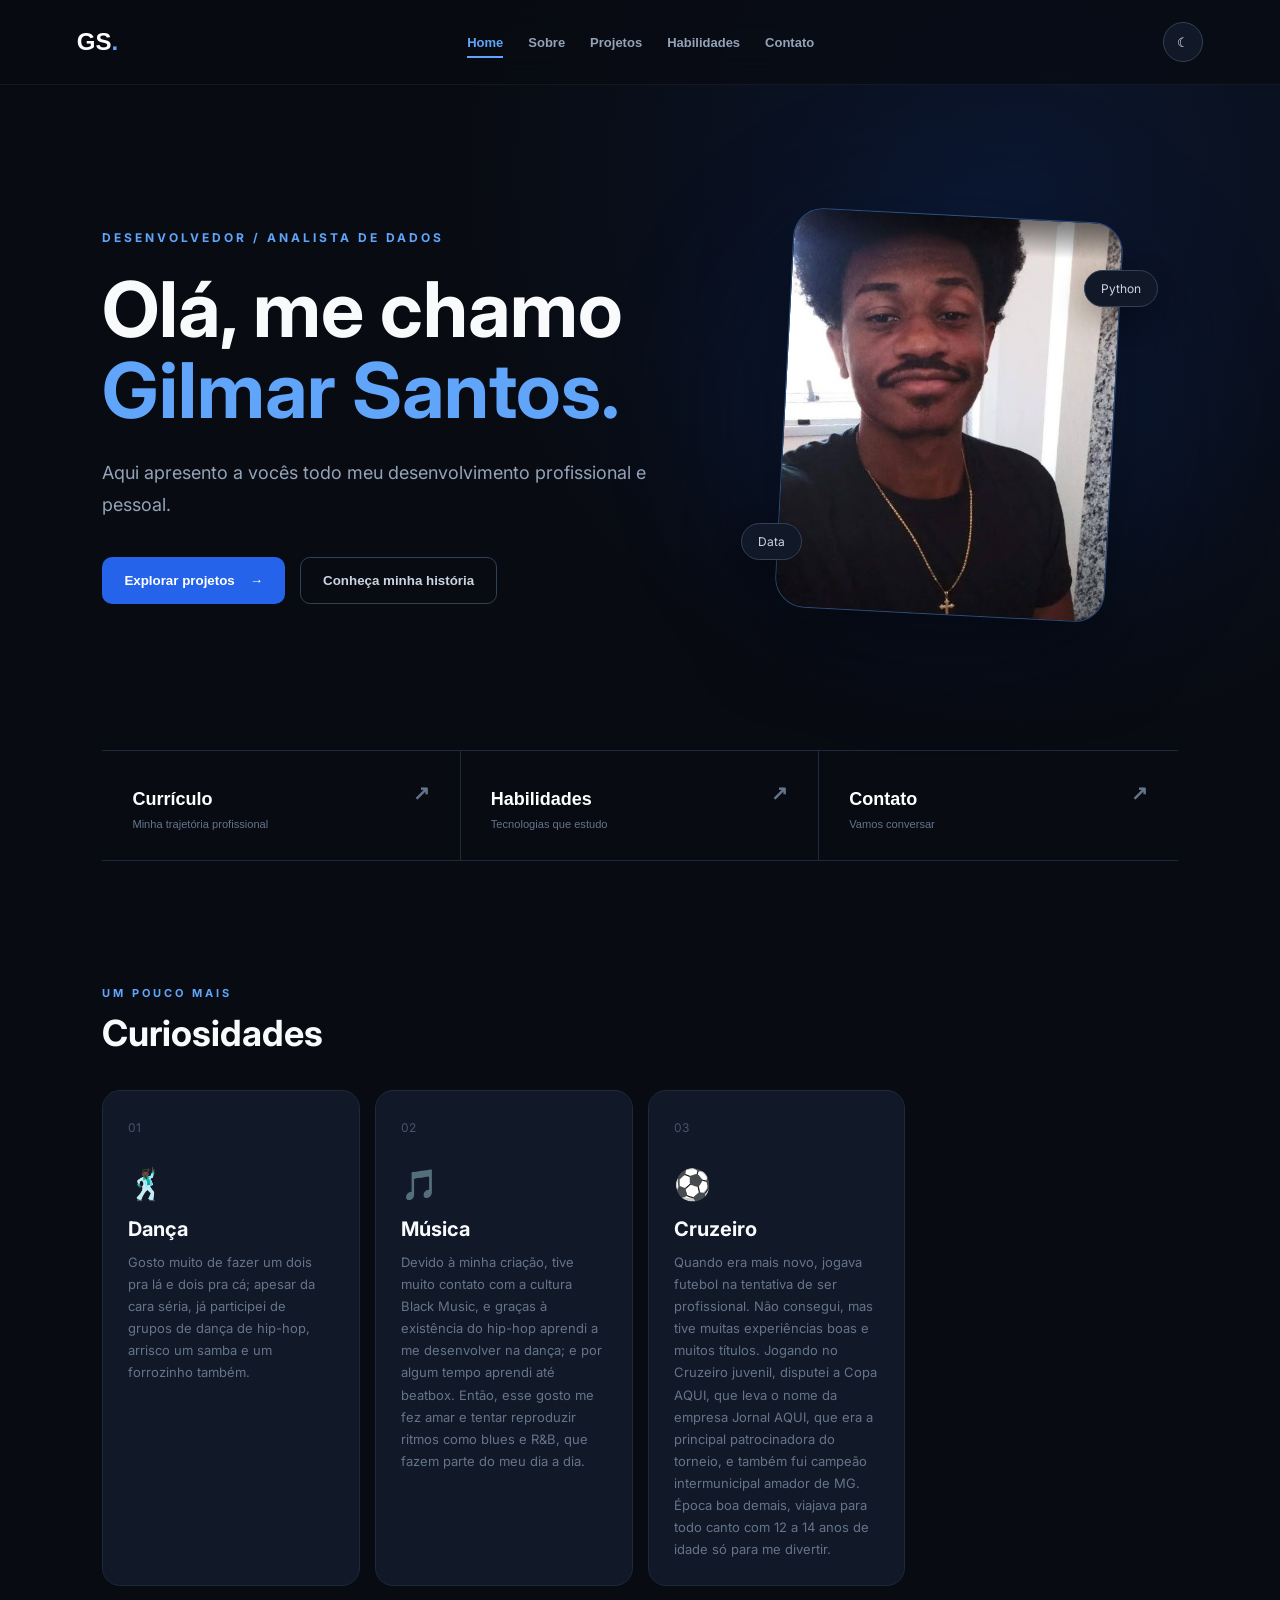
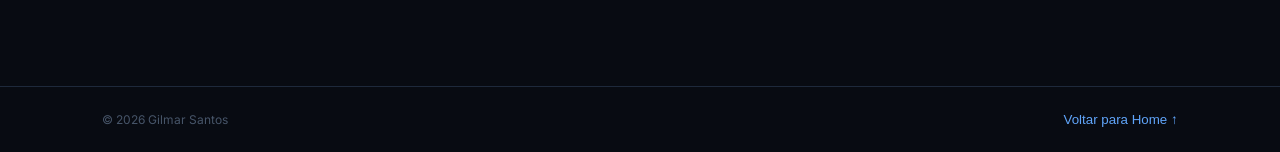
<file: index.html>
<!DOCTYPE html>
<html lang="pt-BR">

<head>
    <meta charset="UTF-8">
    <meta name="viewport" content="width=device-width, initial-scale=1.0">

    <title>Gilmar Santos | Desenvolvedor / Analista de Dados</title>

    <link rel="stylesheet" href="style.css">
</head>

<body>

    <header class="header">

        <button class="logo" data-screen="home">
            GS<span>.</span>
        </button>

        <nav class="nav">

            <button data-screen="home">Home</button>
            <button data-screen="sobre">Sobre</button>
            <button data-screen="projetos">Projetos</button>
            <button data-screen="habilidades">Habilidades</button>
            <button data-screen="contato">Contato</button>

        </nav>

        <button id="btnTema" class="btn-tema" aria-label="Alterar tema">
            ☾
        </button>

    </header>


    <!-- ================= APP ================= -->

    <main class="app">


        <!-- ================= HOME ================= -->

        <section id="home" class="screen active">

            <div class="home-content">

                <div class="home-text">

                    <span class="eyebrow">
                        DESENVOLVEDOR / ANALISTA DE DADOS
                    </span>

                    <h1>
                        Olá, me chamo
                        <strong>Gilmar Santos.</strong>
                    </h1>

                    <p class="home-description">
                        Aqui apresento a vocês todo meu desenvolvimento profissional e pessoal.
                    </p>


                    <div class="home-buttons">

                        <button class="primary-btn" data-screen="projetos">
                            Explorar projetos
                            <span>→</span>
                        </button>

                        <button class="secondary-btn" data-screen="sobre">
                            Conheça minha história
                        </button>

                    </div>

                </div>


                <div class="home-image">

                    <div class="image-glow"></div>

                    <div class="image-frame">

                    <img
                         src="public/gjjuniorphoto.jpeg" 
                         alt="Foto de Gilmar Santos">

                    </div>

                    <span class="floating-tag tag-python">
                        Python
                    </span>

                    <span class="floating-tag tag-data">
                        Data
                    </span>

                </div>

            </div>


            <!-- CURTOS CAMINHOS -->

            <div class="home-navigation">

                <button data-screen="curriculo">
                    <span></span>
                    <strong>Currículo</strong>
                    <small>Minha trajetória profissional</small>
                    <b>↗</b>
                </button>

                <button data-screen="habilidades">
                    <span></span>
                    <strong>Habilidades</strong>
                    <small>Tecnologias que estudo</small>
                    <b>↗</b>
                </button>

                <button data-screen="contato">
                    <span></span>
                    <strong>Contato</strong>
                    <small>Vamos conversar</small>
                    <b>↗</b>
                </button>

            </div>


            <!-- CURIOSIDADES -->

            <div class="curiosidades">

                <div class="section-title">

                    <span>UM POUCO MAIS</span>

                    <h2>
                        Curiosidades
                    </h2>

                </div>


                <div class="curiosidades-grid">

                    <article class="curiosity-card">

                        <span class="curiosity-number">
                            01
                        </span>

                        <span class="curiosity-icon">
                            🕺🏿
                        </span>

                        <h3>
                            Dança
                        </h3>

                        <p>
                        Gosto muito de fazer um dois pra lá e dois pra cá;
                        apesar da cara séria, já participei de grupos de dança de hip-hop,
                        arrisco um samba e um forrozinho também.</p>

                    </article>


                    <article class="curiosity-card">

                        <span class="curiosity-number">
                            02
                        </span>

                        <span class="curiosity-icon">
                            🎵
                        </span>

                        <h3>
                            Música
                        </h3>

                        <p>
                        Devido à minha criação,
                        tive muito contato com a cultura Black Music,
                        e graças à existência do hip-hop aprendi a me desenvolver na dança;
                        e por algum tempo aprendi até beatbox.
                        Então, esse gosto me fez amar e tentar reproduzir ritmos como blues e R&amp;B,
                        que fazem parte do meu dia a dia.
                        </p>

                    </article>


                    <article class="curiosity-card">

                        <span class="curiosity-number">
                            03
                        </span>

                        <span class="curiosity-icon">
                            ⚽
                        </span>

                        <h3>
                            Cruzeiro
                        </h3>

                        <p>
                        Quando era mais novo, jogava futebol na tentativa de ser profissional.
                        Não consegui, mas tive muitas experiências boas e muitos títulos.
                        Jogando no Cruzeiro juvenil, disputei a Copa AQUI, que leva o nome da empresa Jornal AQUI,
                        que era a principal patrocinadora do torneio, e também fui campeão intermunicipal amador de MG.
                        Época boa demais, viajava para todo canto com 12 a 14 anos de idade só para me divertir.
                        </p>

                    </article>


                </div>

            </div>

        </section>



        <section id="sobre" class="screen">

            <div class="screen-header">

                <span> / SOBRE</span>

                <h1>
                    Minha história
                </h1>

                <p>
                    Um pouco sobre mim.
                </p>

            </div>


            <div class="sobre-content">

                <div class="sobre-text">

                    <p>
                        Hoje tenho 30 anos, sou solteiro e moro em Belo Horizonte - MG.
                        Tenho uma filha de 8 anos, que mora comigo desde os 3 anos de idade.
                        Ela é uma figura muito hiperativa: gosta de dançar, está na aula de ginástica e tem vontade de praticar todo tipo de esporte.
                    </p>

                    <p>
                        Acredito que tenho uma certa influência sobre ela — ela sempre me viu praticando algo,
                        seja musculação, futebol ou dança, e fico feliz que ela tenha essa visão sobre mim.
                        Se tem um padrão que consigo ver na minha vida, é esse: gosto de estar em movimento e em evolução constante,
                        seja no corpo, seja na carreira.
                    </p>

                    <p>
                        Sou uma pessoa bem calma e, no dia a dia, estou em casa.
                        Como estou nessa fase de transição de carreira, tenho estudado bastante — mas também separo um tempo pra assistir a um filme ou jogar videogame,
                        pra aliviar a mente.
                    </p>

                    <p>
                        Foram mais de 6 anos resolvendo problema de gente de verdade, em atendimento e suporte.
                        Hoje decidi trazer essa mesma vontade de resolver problema pra outro lugar:
                        dado, código e tecnologia. No fim, é o mesmo equilíbrio de sempre — disciplina pra evoluir e leveza pra não perder o rumo —
                        só que agora aplicado à área que escolhi seguir.
                    </p>

                </div>


                <div class="timeline">

                    <div class="timeline-item">

                        <span>2014</span>

                        <div>
                            <h3>Início profissional</h3>
                            <p>
                                Primeiras experiências profissionais.
                            </p>
                        </div>

                    </div>


                    <div class="timeline-item">

                        <span>Experiências</span>

                        <div>
                            <h3>
                                Atendimento, eventos e suporte
                            </h3>

                            <p>
                                Desenvolvimento de comunicação,
                                negociação e resolução de problemas.
                            </p>
                        </div>

                    </div>


                    <div class="timeline-item">

                        <span>Hoje</span>

                        <div>
                            <h3>
                                Tecnologia
                            </h3>

                            <p>
                                Foco em desenvolvimento e análise de dados.
                            </p>
                        </div>

                    </div>

                </div>

            </div>

        </section>



        <section id="projetos" class="screen">

            <div class="screen-header">

                <span> / PROJETOS</span>

                <h1>
                    O que estou construindo
                </h1>

                <p>
                    Estudos e projetos desenvolvidos durante
                    minha evolução na tecnologia.
                </p>

            </div>


            <div class="projects-grid">

                <article class="project-card">

                    <div class="project-number">
                        01
                    </div>

                    <div>

                        <span class="project-type">
                            MOBILE
                        </span>

                        <h2>
                            App Mobile — Buscar Sabor
                        </h2>

                        <p>
                            Aplicativo em grupo para busca e reserva de restaurantes,
                            com navegação entre telas via React Navigation.
                        </p>

                        <div class="tech-list">

                            <span>React Native</span>
                            <span>JavaScript</span>

                        </div>

                    </div>

                    <a
                        href="https://github.com/Gjjunior/Buscar--restaurante"
                        target="_blank"
                        rel="noopener noreferrer"
                        class="project-link"
                    >
                        GitHub ↗
                    </a>

                </article>


                <article class="project-card">

                    <div class="project-number">
                        02
                    </div>

                    <div>

                        <span class="project-type">
                            PYTHON
                        </span>

                        <h2>
                            Sistema Petshop
                        </h2>

                        <p>
                            Projeto desenvolvido para praticar
                            programação e construção de sistemas.
                        </p>

                        <div class="tech-list">

                            <span>Python</span>

                        </div>

                    </div>

                    <a
                        href="https://github.com/Gjjunior/SistemaPetshop"
                        target="_blank"
                        rel="noopener noreferrer"
                        class="project-link"
                    >
                        GitHub ↗
                    </a>

                </article>


                <article class="project-card">

                    <div class="project-number">
                        03
                    </div>

                    <div>

                        <span class="project-type">
                            DADOS
                        </span>

                        <h2>
                            Power BI
                        </h2>

                        <p>
                            Aqui, compartilho os certificados e projetos desenvolvidos durante o estudo do BI.
                        </p>

                        <div class="tech-list">

                            <span>Power BI</span>
                            <span>Dados</span>

                        </div>

                    </div>

                    <a
                        href="powerbi.html"
                        class="project-link"
                    >
                        Ver projetos ↗
                    </a>

                </article>

                <article class="project-card">

                    <div class="project-number">
                        04
                    </div>

                    <div>

                        <span class="project-type">
                            INGLÊS
                        </span>

                        <h2>
                            Desenvolvimento em Inglês
                        </h2>

                        <p>
                            Estudo contínuo do idioma com foco em alcançar a fluência.
                        </p>

                        <div class="tech-list">

                            <span>Conversation</span>
                            <span>Listening</span>
                            <span>Reading</span>

                        </div>

                    </div>

                    <a
                        href="english_class.html"
                        class="project-link"
                    >
                        Videos e audios →
                    </a>

                </article>

            </div>

        </section>


        <!-- CURRÍCULO  -->

        <section id="curriculo" class="screen">

            <div class="screen-header">

                <span>/ CURRÍCULO</span>

                <h1>
                    Minha trajetória profissional
                </h1>

                <p>
                    Experiências, formação e desenvolvimento profissional.
                </p>

            </div>


            <div class="curriculo-box">

                <div>

                    <span class="curriculo-label">
                        CURRÍCULO
                    </span>

                    <h2>
                        Gilmar Santos
                    </h2>

                    <p>
                        Mais de 6 anos resolvendo problemas e atendendo pessoas, agora aplicados à tecnologia. Em transição para Desenvolvimento e Análise de Dados, com Python, SQL e Power BI já em prática nos meus projetos.
                    </p>

                </div>


                <a
                    href="documents/Curriculo_Gilmar_Santos.docx"
                    class="primary-btn"
                >
                    Baixar Currículo
                    <span>↗</span>
                </a>

            </div>

        </section>



        <section id="habilidades" class="screen">

            <div class="screen-header">

                <span> / DESENVOLVIMENTO TÉCNICO</span>

                <h1>
                    Tecnologias
                </h1>

                <p>
                    Tecnologias que estudo e aplico em meus projetos.
                </p>

            </div>


            <div class="skills-grid">

                <article class="skill-card">

                    <span>01</span>

                    <h2>
                        Python
                    </h2>

                    <p>
                        Foi a primeira linguagem que me interessei em aprender, e por isso iniciei meus estudos nela.
                        Atualmente, estou estudando a linguagem com foco em análise de dados e automação de processos,
                        com curso na Udemy e no Curso em Vídeo do Gustavo Guanabara.
                    </p>

                    <strong>

                    </strong>

                </article>


                <article class="skill-card">

                    <span>02</span>

                    <h2>
                        SQL
                    </h2>

                    <p>
                        Atualmente aprendendo conceitos de banco de dados e consultas.
                        Linguagem de consulta estruturada (SQL) é uma ferramenta essencial para análise de dados,
                        e estou me dedicando a aprimorar minhas habilidades nessa área.
                    </p>

                    <strong>

                    </strong>

                </article>


                <article class="skill-card">

                    <span>03</span>

                    <h2>
                        Power BI
                    </h2>

                    <p>
                        Estudos voltados para dashboards, visualização e análise de dados.
                        Power BI é uma ferramenta poderosa para análise de dados, e estou me dedicando a aprimorar minhas habilidades nessa ferramenta.
                    </p>

                    <strong>

                    </strong>

                </article>

            </div>

        </section>


        <!-- ================= CONTATO ================= -->

        <section id="contato" class="screen">

            <div class="contact-content">

                <span>
                     / CONTATO
                </span>

                <h1>
                    Vamos conversar?
                </h1>

                <p>
                    Estou aberto a novas oportunidades,
                    projetos e conexões profissionais.
                </p>


                <div class="contact-links">

                    <a
                        href="mailto:gilma.junio@gmail.com"
                    >
                        <span>E-mail</span>
                        <strong>
                            gilma.junio@gmail.com ↗
                        </strong>
                    </a>


                    <a
                        href="https://github.com/Gjjunior"
                        target="_blank"
                        rel="noopener noreferrer"
                    >
                        <span>GitHub</span>
                        <strong>
                            github.com/Gjjunior ↗
                        </strong>
                    </a>


                    <a
                        href="https://www.linkedin.com/in/gilmar-santos999/"
                        target="_blank"
                        rel="noopener noreferrer"
                    >
                        <span>LinkedIn</span>
                        <strong>
                            Gilmar Santos ↗
                        </strong>
                    </a>


                    <a
                        href="https://wa.me/5531985786886"
                        target="_blank"
                        rel="noopener noreferrer"
                    >
                        <span>WhatsApp</span>
                        <strong>
                            (31) 98578-6886 ↗
                        </strong>
                    </a>

                </div>

            </div>

        </section>

    </main>


    <footer>

        <p>
            © 2026 Gilmar Santos
        </p>

        <button
            id="btnVoltar"
            class="back-top"
            data-screen="home"
        >
            Voltar para Home ↑
        </button>

    </footer>


    <script src="script.js"></script>

</body>

</html>
</file>
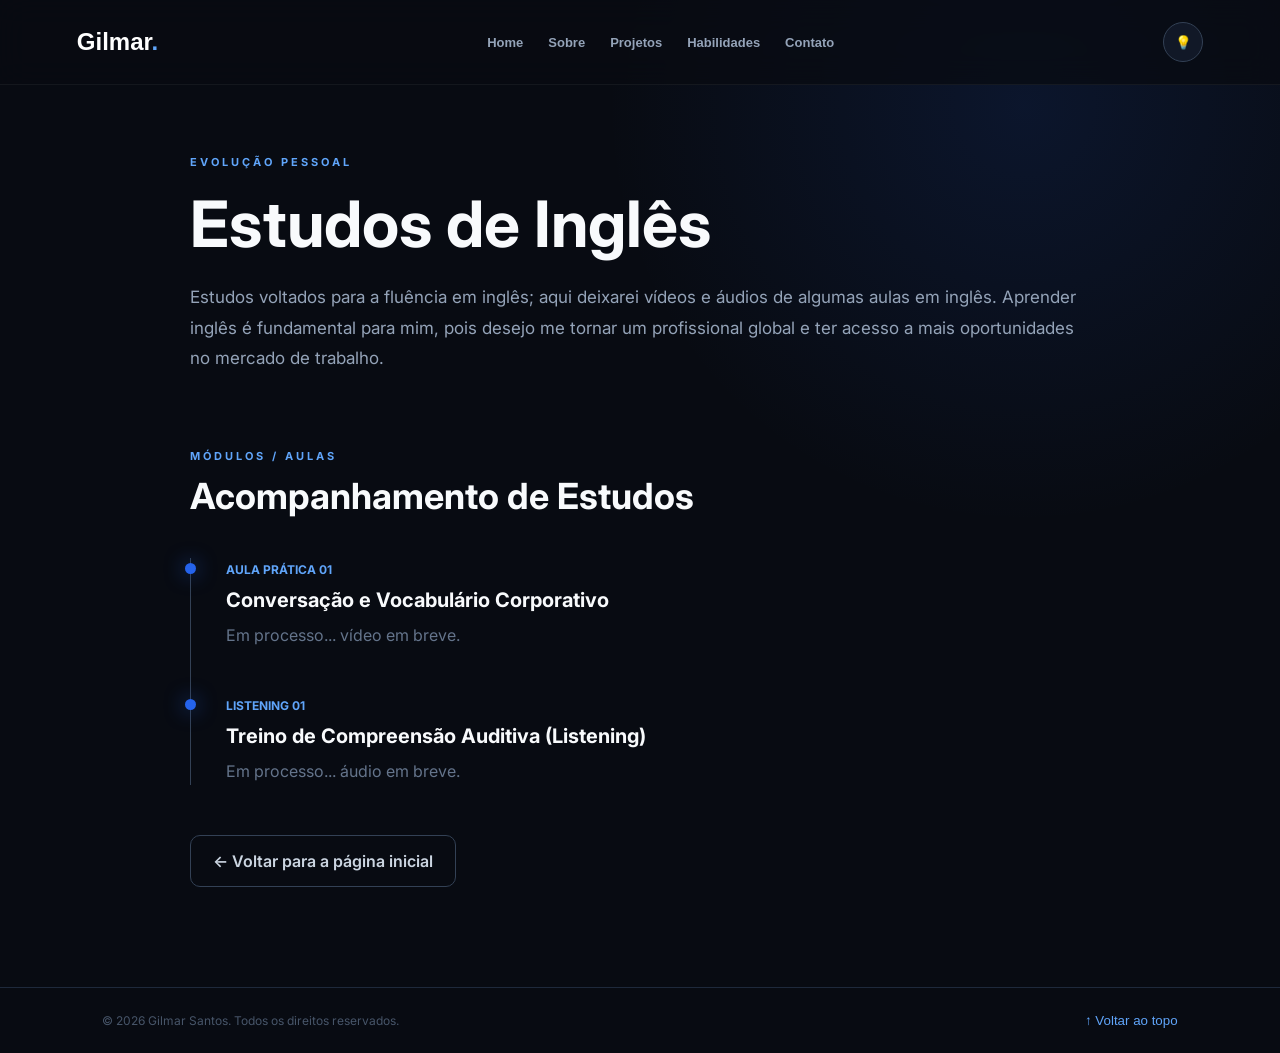
<file: english_class.html>
<!DOCTYPE html>
<html lang="pt-BR">
<head>
    <meta charset="UTF-8">
    <meta name="viewport" content="width=device-width, initial-scale=1.0">
    <title>Estudos de Inglês | Gilmar Santos</title>
    <!-- Conectando ao mesmo arquivo CSS global do portfólio -->
    <link rel="stylesheet" href="style.css">
</head>
<body>

    <header class="header">
        <button class="logo" onclick="window.location.href='index.html#home'">Gilmar<span>.</span></button>
        <nav class="nav">
            <button onclick="window.location.href='index.html#home'">Home</button>
            <button onclick="window.location.href='index.html#sobre'">Sobre</button>
            <button onclick="window.location.href='index.html#projetos'" class="active">Projetos</button>
            <button onclick="window.location.href='index.html#habilidades'">Habilidades</button>
            <button onclick="window.location.href='index.html#contato'">Contato</button>
        </nav>
        <button class="btn-tema" id="btnTema" aria-label="Alterar tema">💡</button>
    </header>

    <!-- CONTEÚDO PRINCIPAL -->
    <main class="app">
        <section class="screen active" style="display: block !important;">
            <div style="max-width: 900px; margin: 0 auto;">

                <!-- CABEÇALHO DA PÁGINA -->
                <div class="screen-header">
                    <span>EVOLUÇÃO PESSOAL</span>
                    <h1>Estudos de Inglês</h1>
                    <p>
                        Estudos voltados para a fluência em inglês; aqui deixarei vídeos e áudios de algumas aulas em inglês.
                        Aprender inglês é fundamental para mim, pois desejo me tornar um profissional global e ter acesso a mais oportunidades no mercado de trabalho.
                    </p>
                </div>

                <div class="section-title">
                    <span>MÓDULOS / AULAS</span>
                    <h2>Acompanhamento de Estudos</h2>
                </div>

                <div class="timeline" style="margin-top: 40px; margin-bottom: 50px;">

                    <!-- TÓPICO 01: VÍDEO -->
                    <div class="timeline-item">
                        <span>AULA PRÁTICA 01</span>
                        <h3>Conversação e Vocabulário Corporativo</h3>
                        <p style="margin-bottom: 20px;">
                            Em processo... vídeo em breve.
                        </p>
                    </div>

                    <!-- TÓPICO 02: ÁUDIO -->
                    <div class="timeline-item">
                        <span>LISTENING 01</span>
                        <h3>Treino de Compreensão Auditiva (Listening)</h3>
                        <p style="margin-bottom: 20px;">
                            Em processo... áudio em breve.
                        </p>
                    </div>

                </div>

                <!-- BOTÃO DE RETORNO -->
                <div style="margin-top: 40px;">
                    <a href="index.html#home" class="secondary-btn">
                        ← Voltar para a página inicial
                    </a>
                </div>

            </div>

        </section>
    </main>

    <!-- RODAPÉ -->
    <footer>
        <p>&copy; 2026 Gilmar Santos. Todos os direitos reservados.</p>
        <button class="back-top" onclick="window.scrollTo({top: 0, behavior: 'smooth'})">↑ Voltar ao topo</button>
    </footer>

    <!-- SCRIPT DE TEMA -->
    <script src="script.js"></script>
</body>
</html>
</file>
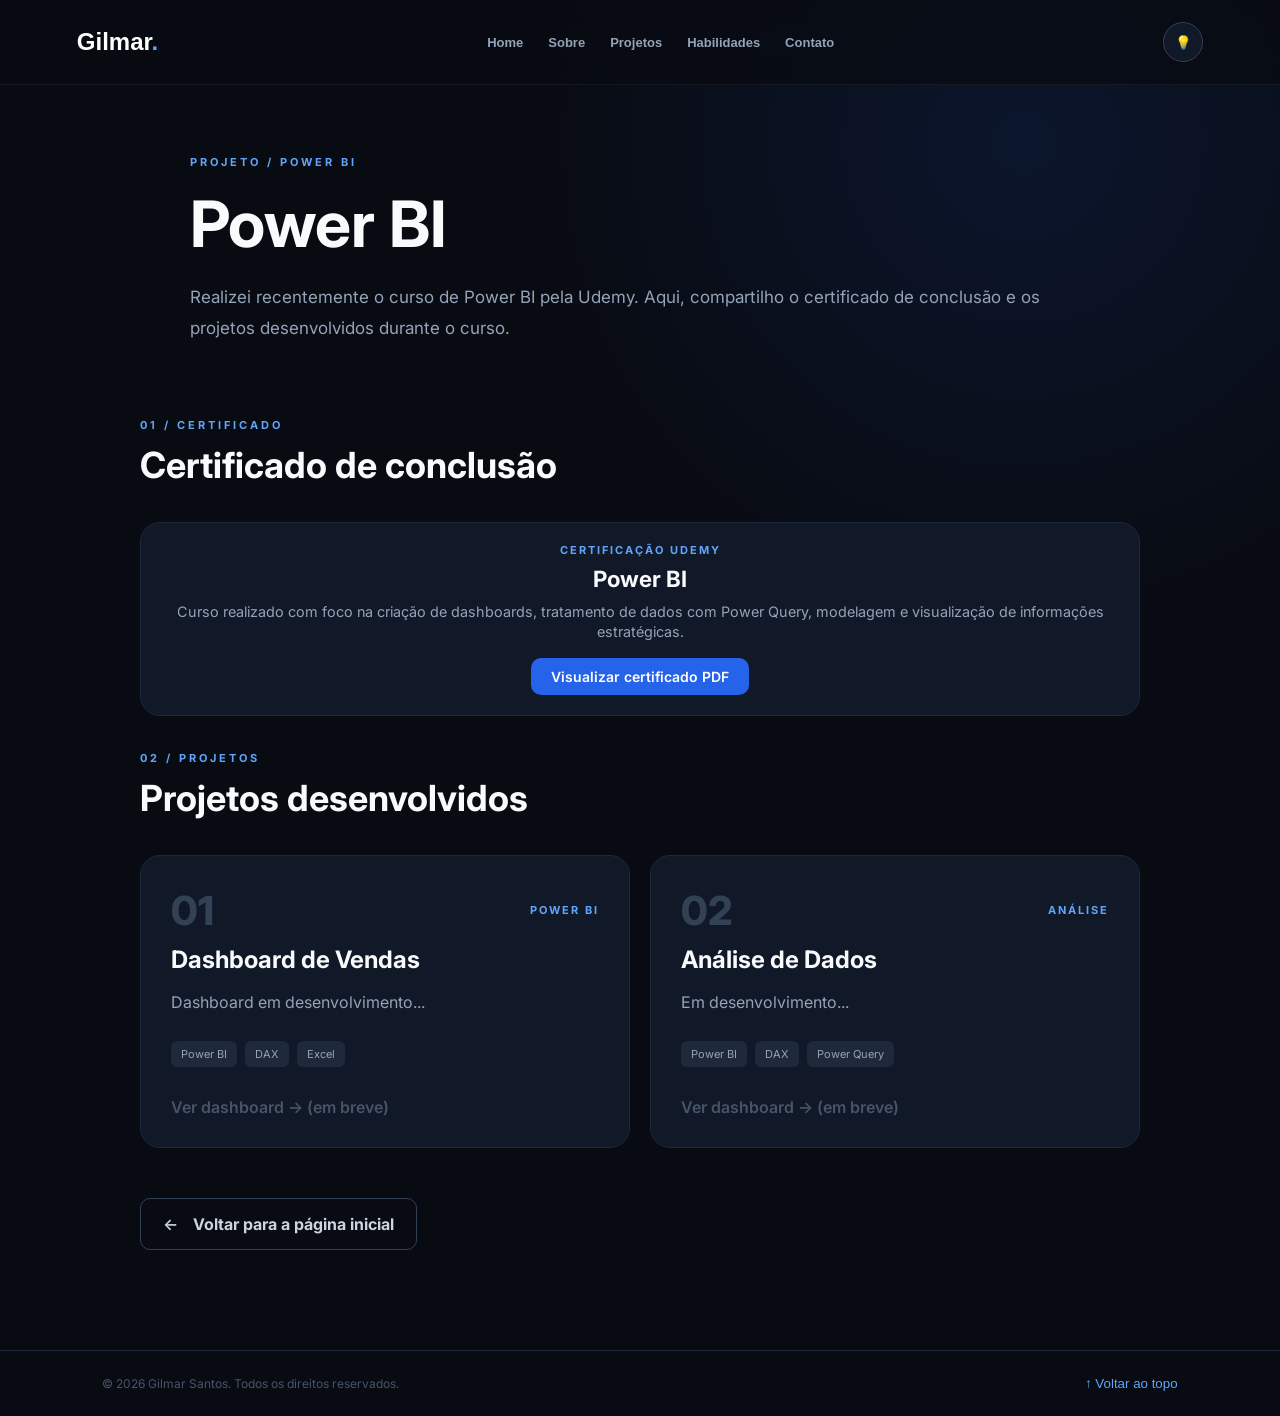
<file: powerbi.html>
<!DOCTYPE html>
<html lang="pt-BR">
<head>
    <meta charset="UTF-8">
    <meta name="viewport" content="width=device-width, initial-scale=1.0">
    <title>Projetos - Power BI | Gilmar Santos</title>
    <link rel="stylesheet" href="style.css">
</head>
<body>

    <header class="header">
        <button class="logo" onclick="window.location.href='index.html#home'">Gilmar<span>.</span></button>
        <nav class="nav">
            <button onclick="window.location.href='index.html#home'">Home</button>
            <button onclick="window.location.href='index.html#sobre'">Sobre</button>
            <button onclick="window.location.href='index.html#projetos'" class="active">Projetos</button>
            <button onclick="window.location.href='index.html#habilidades'">Habilidades</button>
            <button onclick="window.location.href='index.html#contato'">Contato</button>
        </nav>
        <button class="btn-tema" id="btnTema" aria-label="Alterar tema">💡</button>
    </header>

    <!-- CONTEÚDO PRINCIPAL -->
    <main class="app">
        <section class="screen active" style="display: block !important;">

            <div style="max-width: 1000px; margin: 0 auto;">

                <!-- CABEÇALHO DA PÁGINA -->
                <div class="screen-header">
                    <span>PROJETO / POWER BI</span>
                    <h1>Power BI</h1>
                    <p>
                        Realizei recentemente o curso de Power BI pela Udemy.
                        Aqui, compartilho o certificado de conclusão e os projetos desenvolvidos durante o curso.
                    </p>
                </div>

                <!-- SEÇÃO 01: CERTIFICADO -->
                <div class="section-title">
                    <span>01 / CERTIFICADO</span>
                    <h2>Certificado de conclusão</h2>
                </div>

                <div class="project-card cert-card" style="margin-bottom: 30px;">
                    <span class="project-type">CERTIFICAÇÃO UDEMY</span>
                    <h2 style="margin: 8px 0 10px; font-size: 1.4rem;">Power BI</h2>
                    <p style="color: #94a3b8; line-height: 1.4; margin-bottom: 15px; font-size: 0.9rem;">
                        Curso realizado com foco na criação de dashboards, tratamento de dados com Power Query, modelagem e visualização de informações estratégicas.
                    </p>
                    <a
                        href="documents/UC-b0716f0e-a0e7-444f-b0ea-a957a709338c.pdf"
                        target="_blank"
                        class="primary-btn"
                    >
                        Visualizar certificado PDF
                    </a>
                </div>

                <!-- SEÇÃO 02: PROJETOS -->
                <div class="section-title">
                    <span>02 / PROJETOS</span>
                    <h2>Projetos desenvolvidos</h2>
                </div>

                <div class="projects-grid" style="grid-template-columns: repeat(auto-fit, minmax(320px, 1fr)); margin-bottom: 50px;">

                    <!-- PROJETO 01 -->
                    <article class="project-card">
                        <div>
                            <div style="display: flex; justify-content: space-between; align-items: center;">
                                <span class="project-number">01</span>
                                <span class="project-type">POWER BI</span>
                            </div>
                            <h2>Dashboard de Vendas</h2>
                            <p>
                                Dashboard em desenvolvimento...
                            </p>
                            <div class="tech-list">
                                <span>Power BI</span>
                                <span>DAX</span>
                                <span>Excel</span>
                            </div>
                        </div>
                        <span class="project-link disabled">Ver dashboard → (em breve)</span>
                    </article>

                    <!-- PROJETO 02 -->
                    <article class="project-card">
                        <div>
                            <div style="display: flex; justify-content: space-between; align-items: center;">
                                <span class="project-number">02</span>
                                <span class="project-type">ANÁLISE</span>
                            </div>
                            <h2>Análise de Dados</h2>
                            <p>
                                Em desenvolvimento...
                            </p>
                            <div class="tech-list">
                                <span>Power BI</span>
                                <span>DAX</span>
                                <span>Power Query</span>
                            </div>
                        </div>
                        <span class="project-link disabled">Ver dashboard → (em breve)</span>
                    </article>

                </div>

                <!-- BOTÃO VOLTAR -->
                <div style="margin-top: 40px;">
                    <a href="index.html#home" class="secondary-btn">
                        ← <strong>Voltar para a página inicial</strong>
                    </a>
                </div>

            </div>

        </section>
    </main>

    <!-- RODAPÉ -->
    <footer>
        <p>&copy; 2026 Gilmar Santos. Todos os direitos reservados.</p>
        <button class="back-top" onclick="window.scrollTo({top: 0, behavior: 'smooth'})">↑ Voltar ao topo</button>
    </footer>

    <script src="script.js"></script>
</body>
</html>
</file>
<file: style.css>
@import url('https://fonts.googleapis.com/css2?family=Inter:wght@400;500;600;700;800&display=swap');


/* ================= RESET ================= */

* {
    margin: 0;
    padding: 0;
    box-sizing: border-box;
}


html {
    scroll-behavior: smooth;
}


body {
    font-family: 'Inter', Arial, sans-serif;

    background:
        radial-gradient(
            circle at 80% 10%,
            rgba(37, 99, 235, 0.12),
            transparent 30%
        ),
        #080b12;

    color: #f8fafc;

    min-height: 100vh;

    transition:
        background 0.4s,
        color 0.4s;
}


/* ================= HEADER ================= */

.header {

    position: fixed;

    top: 0;
    left: 0;

    width: 100%;

    z-index: 1000;

    display: flex;

    justify-content: space-between;

    align-items: center;

    padding: 22px 6%;

    background: rgba(8, 11, 18, 0.75);

    backdrop-filter: blur(15px);

    border-bottom:
        1px solid rgba(255,255,255,0.05);
}


.logo {

    background: none;

    border: none;

    color: white;

    font-size: 24px;

    font-weight: 800;

    cursor: pointer;
}


.logo span {
    color: #60a5fa;
}


.nav {

    display: flex;

    gap: 25px;
}


.nav button {

    position: relative;

    background: none;

    border: none;

    color: #94a3b8;

    cursor: pointer;

    font-size: 13px;

    font-weight: 600;

    transition: 0.3s;
}


.nav button:hover,
.nav button.active {

    color: #60a5fa;
}


.nav button::after {

    content: "";

    position: absolute;

    left: 0;

    bottom: -8px;

    width: 0;

    height: 2px;

    background: #60a5fa;

    transition: 0.3s;
}


.nav button:hover::after,
.nav button.active::after {

    width: 100%;
}


.btn-tema {

    width: 40px;

    height: 40px;

    border-radius: 50%;

    border: 1px solid #334155;

    background: #111827;

    color: white;

    cursor: pointer;

    transition: 0.3s;
}


.btn-tema:hover {

    transform: rotate(20deg);

    border-color: #60a5fa;
}


/* ================= APP ================= */

.app {

    width: 100%;

    min-height: calc(100vh - 80px);
}


/* ================= TELAS ================= */

.screen {

    display: none;

    min-height: calc(100vh - 80px);

    padding: 150px 8% 100px;

    animation: screenEnter 0.5s ease forwards;
}


.screen.active {

    display: block;
}


@keyframes screenEnter {

    from {

        opacity: 0;

        transform:
            translateY(20px)
            scale(0.98);
    }

    to {

        opacity: 1;

        transform:
            translateY(0)
            scale(1);
    }
}


/* ================= HOME ================= */

#home {

    display: none;

    padding-top: 140px;

}


#home.active {

    display: block;
}


.home-content {

    max-width: 1200px;

    min-height: 550px;

    margin: auto;

    display: grid;

    grid-template-columns:
        1.1fr
        0.9fr;

    align-items: center;

    gap: 60px;
}


.eyebrow {

    display: inline-block;

    margin-bottom: 25px;

    color: #60a5fa;

    font-size: 12px;

    font-weight: 700;

    letter-spacing: 3px;
}


.home-text h1 {

    max-width: 700px;

    font-size:
        clamp(42px, 6vw, 80px);

    line-height: 1.05;

    margin-bottom: 25px;
}


.home-text h1 strong {

    display: block;

    color: #60a5fa;
}


.home-description {

    max-width: 550px;

    color: #94a3b8;

    font-size: 18px;

    line-height: 1.8;

    margin-bottom: 35px;
}


/* ================= BOTÕES ================= */

.home-buttons {

    display: flex;

    flex-wrap: wrap;

    gap: 15px;
}


.primary-btn,
.secondary-btn {

    display: inline-flex;

    align-items: center;

    gap: 15px;

    padding: 15px 22px;

    border-radius: 10px;

    font-weight: 600;

    cursor: pointer;

    text-decoration: none;

    transition: 0.3s;
}


.primary-btn {

    border: none;

    background: #2563eb;

    color: white;
}


.primary-btn:hover {

    background: #3b82f6;

    transform:
        translateY(-4px);

    box-shadow:
        0 10px 30px
        rgba(37,99,235,0.3);
}


.secondary-btn {

    background: transparent;

    color: #cbd5e1;

    border:
        1px solid #334155;
}


.secondary-btn:hover {

    border-color: #60a5fa;

    color: #60a5fa;

    transform:
        translateY(-4px);
}


/* ================= FOTO ================= */

.home-image {

    position: relative;

    display: flex;

    justify-content: center;

    align-items: center;

    min-height: 450px;
}


.image-glow {

    position: absolute;

    width: 320px;

    height: 320px;

    border-radius: 50%;

    background:
        #2563eb;

    filter: blur(100px);

    opacity: 0.25;
}


.image-frame {

    position: relative;

    width: 330px;

    height: 400px;

    overflow: hidden;

    border-radius: 30px;

    border:
        1px solid
        rgba(96,165,250,0.4);

    transform: rotate(3deg);

    transition: 0.5s;

    box-shadow:
        0 30px 80px
        rgba(0,0,0,0.5);
}


.image-frame:hover {

    transform:
        rotate(0deg)
        scale(1.03);
}


.image-frame img {

    width: 100%;

    height: 100%;

    object-fit: cover;
}


/* ================= TAGS ================= */

.floating-tag {

    position: absolute;

    padding: 10px 16px;

    background: #111827;

    border:
        1px solid #334155;

    border-radius: 30px;

    color: #cbd5e1;

    font-size: 12px;

    box-shadow:
        0 10px 30px
        rgba(0,0,0,0.3);

    animation: floating 3s ease-in-out infinite;
}


.tag-python {

    top: 80px;

    right: 20px;
}


.tag-data {

    bottom: 80px;

    left: 20px;

    animation-delay: 1s;
}


@keyframes floating {

    0%,
    100% {

        transform:
            translateY(0);
    }

    50% {

        transform:
            translateY(-12px);
    }
}


/* ================= HOME NAVIGATION ================= */

.home-navigation {

    max-width: 1200px;

    margin: 60px auto 120px;

    display: grid;

    grid-template-columns:
        repeat(3, 1fr);

    border-top:
        1px solid #1e293b;

    border-bottom:
        1px solid #1e293b;
}


.home-navigation button {

    position: relative;

    display: flex;

    flex-direction: column;

    align-items: flex-start;

    gap: 8px;

    padding: 30px;

    background: transparent;

    border: none;

    border-right:
        1px solid #1e293b;

    color: white;

    cursor: pointer;

    text-align: left;

    transition: 0.4s;
}


.home-navigation button:last-child {

    border-right: none;
}


.home-navigation button:hover {

    background:
        rgba(37,99,235,0.08);

    padding-left: 38px;
}


.home-navigation span {

    color: #60a5fa;

    font-size: 11px;
}


.home-navigation strong {

    font-size: 18px;
}


.home-navigation small {

    color: #64748b;
}


.home-navigation b {

    position: absolute;

    top: 30px;

    right: 30px;

    color: #64748b;

    font-size: 20px;
}


/* ================= TÍTULOS ================= */

.section-title {

    margin-bottom: 35px;
}


.section-title span,
.screen-header span {

    color: #60a5fa;

    font-size: 11px;

    font-weight: 700;

    letter-spacing: 3px;
}


.section-title h2 {

    margin-top: 10px;

    font-size: 36px;
}


.screen-header {

    max-width: 900px;

    margin:
        0 auto 70px;
}


.screen-header h1 {

    margin-top: 15px;

    font-size:
        clamp(38px, 5vw, 65px);
}


.screen-header p {

    margin-top: 20px;

    color: #94a3b8;

    line-height: 1.8;

    font-size: 17px;
}


/* ================= CURIOSIDADES ================= */

.curiosidades {

    max-width: 1200px;

    margin: auto;
}


.curiosidades-grid {

    display: grid;

    grid-template-columns:
        repeat(4, 1fr);

    gap: 15px;
}


.curiosity-card {

    position: relative;

    min-height: 240px;

    padding: 25px;

    background:
        #111827;

    border:
        1px solid #1e293b;

    border-radius: 18px;

    overflow: hidden;

    transition: 0.4s;
}


.curiosity-card:hover {

    transform:
        translateY(-8px);

    border-color:
        #2563eb;

    background:
        #151e30;
}


.curiosity-number {

    color: #475569;

    font-size: 12px;
}


.curiosity-icon {

    display: block;

    font-size: 30px;

    margin:
        30px 0 15px;
}


.curiosity-card h3 {

    margin-bottom: 10px;

    font-size: 20px;
}


.curiosity-card p {

    color: #64748b;

    font-size: 13px;

    line-height: 1.7;
}


.curiosity-placeholder {

    border-style: dashed;

    opacity: 0.65;
}


/* ================= SOBRE ================= */

.sobre-content {

    max-width: 1100px;

    margin: auto;

    display: grid;

    grid-template-columns:
        1fr
        1fr;

    gap: 80px;
}


.sobre-text p {

    color: #cbd5e1;

    line-height: 1.9;

    margin-bottom: 25px;

    font-size: 16px;
}


.timeline {

    border-left:
        1px solid #334155;

    padding-left: 35px;
}


.timeline-item {

    position: relative;

    margin-bottom: 45px;
}


.timeline-item::before {

    content: "";

    position: absolute;

    left: -41px;

    top: 5px;

    width: 11px;

    height: 11px;

    border-radius: 50%;

    background: #2563eb;

    box-shadow:
        0 0 20px
        rgba(37,99,235,0.7);
}


.timeline-item > span {

    color: #60a5fa;

    font-size: 12px;

    font-weight: 700;
}


.timeline-item h3 {

    margin:
        10px 0;

    font-size: 20px;
}


.timeline-item p {

    color: #64748b;

    line-height: 1.7;
}


/* ================= PROJETOS ================= */

.projects-grid {

    max-width: 1200px;

    margin: auto;

    display: grid;

    grid-template-columns:
        repeat(3, 1fr);

    gap: 20px;
}


.project-card {

    min-height: 280px;

    padding: 30px;

    display: flex;

    flex-direction: column;

    justify-content: space-between;

    background:
        #111827;

    border:
        1px solid #1e293b;

    border-radius: 20px;

    transition: 0.4s;
}


.project-card:hover {

    transform:
        translateY(-10px);

    border-color:
        #2563eb;

    box-shadow:
        0 20px 50px
        rgba(0,0,0,0.3);
}


.project-number {

    color: #334155;

    font-size: 40px;

    font-weight: 800;
}


.project-type {

    color: #60a5fa;

    font-size: 11px;

    font-weight: 700;

    letter-spacing: 2px;
}


.project-card h2 {

    margin:
        10px 0 15px;
}


.project-card p {

    color: #94a3b8;

    line-height: 1.7;
}


.tech-list {

    display: flex;

    flex-wrap: wrap;

    gap: 8px;

    margin-top: 25px;
}


.tech-list span {

    padding:
        6px 10px;

    border-radius: 6px;

    background:
        #1e293b;

    color: #94a3b8;

    font-size: 11px;
}


.project-link {

    display: inline-block;

    margin-top: 30px;

    color: #60a5fa;

    text-decoration: none;

    font-weight: 600;
}


.project-link:hover {

    color: white;
}


.project-link.disabled {

    color: #475569;

    cursor: default;
}


/* ================= CURRÍCULO ================= */

.curriculo-box {

    max-width: 900px;

    margin: auto;

    padding: 50px;

    display: flex;

    justify-content: space-between;

    align-items: center;

    gap: 30px;

    background:
        #111827;

    border:
        1px solid #1e293b;

    border-radius: 20px;
}


.curriculo-label {

    color: #60a5fa;

    font-size: 11px;

    letter-spacing: 3px;
}


.curriculo-box h2 {

    margin:
        12px 0 5px;

    font-size: 30px;
}


.curriculo-box p {

    color: #64748b;
}


/* ================= HABILIDADES ================= */

.skills-grid {

    max-width: 1000px;

    margin: auto;

    display: grid;

    grid-template-columns:
        repeat(3, 1fr);

    gap: 20px;
}


.skill-card {

    padding: 35px;

    background:
        #111827;

    border:
        1px solid #1e293b;

    border-radius: 18px;

    transition: 0.4s;
}


.skill-card:hover {

    transform:
        translateY(-8px);

    border-color:
        #2563eb;
}


.skill-card > span {

    color: #60a5fa;

    font-size: 12px;
}


.skill-card h2 {

    margin:
        25px 0 12px;
}


.skill-card p {

    min-height: 75px;

    color: #64748b;

    line-height: 1.7;
}


.skill-card strong {

    display: inline-block;

    margin-top: 20px;

    color: #94a3b8;

    font-size: 11px;

    text-transform: uppercase;

    letter-spacing: 1px;
}


/* ================= CONTATO ================= */

.contact-content {

    max-width: 900px;

    margin: auto;

    text-align: center;
}


.contact-content > span {

    color: #60a5fa;

    font-size: 11px;

    font-weight: 700;

    letter-spacing: 3px;
}


.contact-content h1 {

    margin:
        20px 0;

    font-size:
        clamp(45px, 7vw, 80px);
}


.contact-content > p {

    max-width: 600px;

    margin:
        0 auto 60px;

    color: #94a3b8;

    line-height: 1.8;
}


.contact-links {

    display: grid;

    grid-template-columns:
        1fr 1fr;

    gap: 15px;

    text-align: left;
}


.contact-links a {

    padding: 25px;

    background:
        #111827;

    border:
        1px solid #1e293b;

    border-radius: 15px;

    text-decoration: none;

    transition: 0.4s;
}


.contact-links a:hover {

    border-color:
        #2563eb;

    transform:
        translateY(-5px);
}


.contact-links span {

    display: block;

    margin-bottom: 8px;

    color: #64748b;

    font-size: 12px;
}


.contact-links strong {

    color: white;

    font-size: 14px;
}


/* ================= FOOTER ================= */

footer {

    display: flex;

    justify-content: space-between;

    align-items: center;

    padding: 25px 8%;

    border-top:
        1px solid #1e293b;

    color: #475569;

    font-size: 12px;
}


.back-top {

    background: none;

    border: none;

    color: #60a5fa;

    cursor: pointer;
}


/* ================= TEMA CLARO ================= */

/* ================= TEMA CLARO ================= */

body.light {
    background: #f8fafc;
    color: #0f172a;
}

body.light .header {
    background: rgba(248, 250, 252, 0.9);
    border-color: #e2e8f0;
}

body.light .logo,
body.light .nav button {
    color: #0f172a;
}

body.light .nav button:hover,
body.light .nav button.active {
    color: #1d4ed8;
}

body.light .nav button::after,
body.light .nav button.active::after {
    background: #1d4ed8;
}

body.light .btn-tema {
    background: #ffffff;
    border-color: #cbd5e1;
    color: #0f172a;
}

body.light .home-description,
body.light .screen-header p,
body.light .sobre-text p,
body.light .curiosity-card p,
body.light .project-card p,
body.light .skill-card p,
body.light .timeline-item p {
    color: #334155;
}

body.light .curiosity-card,
body.light .project-card,
body.light .skill-card,
body.light .contact-links a,
body.light .curriculo-box {
    background: #ffffff;
    border-color: #e2e8f0;
}

body.light .curiosity-card h3,
body.light .project-card h2,
body.light .skill-card h2,
body.light .curriculo-box h2,
body.light .timeline-item h3 {
    color: #0f172a;
}

body.light .contact-links strong {
    color: #0f172a;
}

body.light .curiosity-number,
body.light .project-number {
    color: #94a3b8;
}

/* Labels decorativas: cinza-escuro neutro */
body.light .eyebrow,
body.light .section-title span,
body.light .screen-header span,
body.light .home-navigation span,
body.light .project-type,
body.light .curriculo-label,
body.light .skill-card > span,
body.light .timeline-item > span {
    color: #475569;
}

/* Elementos clicáveis: azul escurecido, contraste real */
body.light .home-text h1 strong,
body.light .project-link,
body.light .back-top,
body.light .contact-content > span {
    color: #1d4ed8;
}

body.light .project-link:hover {
    color: #0f172a;
}

body.light .project-link.disabled {
    color: #94a3b8;
}

/* Bug: botões da home tinham texto branco fixo, ficava invisível */
body.light .home-navigation button,
body.light .home-navigation strong {
    color: #0f172a;
}

body.light .home-navigation small {
    color: #64748b;
}

body.light .home-navigation b {
    color: #94a3b8;
}

body.light .home-navigation,
body.light .home-navigation button {
    border-color: #e2e8f0;
}

/* Botão "Conheça minha história" */
body.light .secondary-btn {
    color: #334155;
    border-color: #94a3b8;
}

body.light .secondary-btn:hover {
    color: #1d4ed8;
    border-color: #1d4ed8;
}

body.light .tech-list span {
    background: #eef2f7;
    color: #334155;
}

body.light footer {
    color: #64748b;
    border-color: #e2e8f0;
}

/* ================= RESPONSIVO ================= */

@media (max-width: 900px) {

    .nav {

        gap: 12px;
    }


    .nav button {

        font-size: 11px;
    }


    .home-content {

        grid-template-columns:
            1fr;

        text-align: center;
    }


    .home-description {

        margin-left: auto;

        margin-right: auto;
    }


    .home-buttons {

        justify-content: center;
    }


    .home-image {

        min-height: 400px;
    }


    .curiosidades-grid {

        grid-template-columns:
            repeat(2, 1fr);
    }


    .sobre-content {

        grid-template-columns:
            1fr;
    }


    .projects-grid {

        grid-template-columns:
            1fr;
    }


    .skills-grid {

        grid-template-columns:
            1fr;
    }

}


@media (max-width: 650px) {

    .header {

        padding:
            18px 5%;
    }


    .nav {

        display: none;
    }


    .screen {

        padding:
            120px 6% 70px;
    }


    #home {

        padding-top:
            120px;
    }


    .home-text h1 {

        font-size:
            44px;
    }


    .image-frame {

        width: 280px;

        height: 350px;
    }


    .home-navigation {

        grid-template-columns:
            1fr;
    }


    .home-navigation button {

        border-right: none;

        border-bottom:
            1px solid #1e293b;
    }


    .curiosidades-grid {

        grid-template-columns:
            1fr;
    }


    .contact-links {

        grid-template-columns:
            1fr;
    }


    .curriculo-box {

        flex-direction: column;

        align-items: flex-start;
    }


    footer {

        flex-direction: column;

        gap: 15px;

        text-align: center;
    }

}
.cert-card {
    min-height: auto;
    padding: 20px;
    text-align: center;
    align-items: center;   
}

.cert-card > div {
    justify-content: center;
}

.cert-card .primary-btn {
    width: fit-content;
    padding: 10px 20px;
    font-size: 14px;
}
</file>
